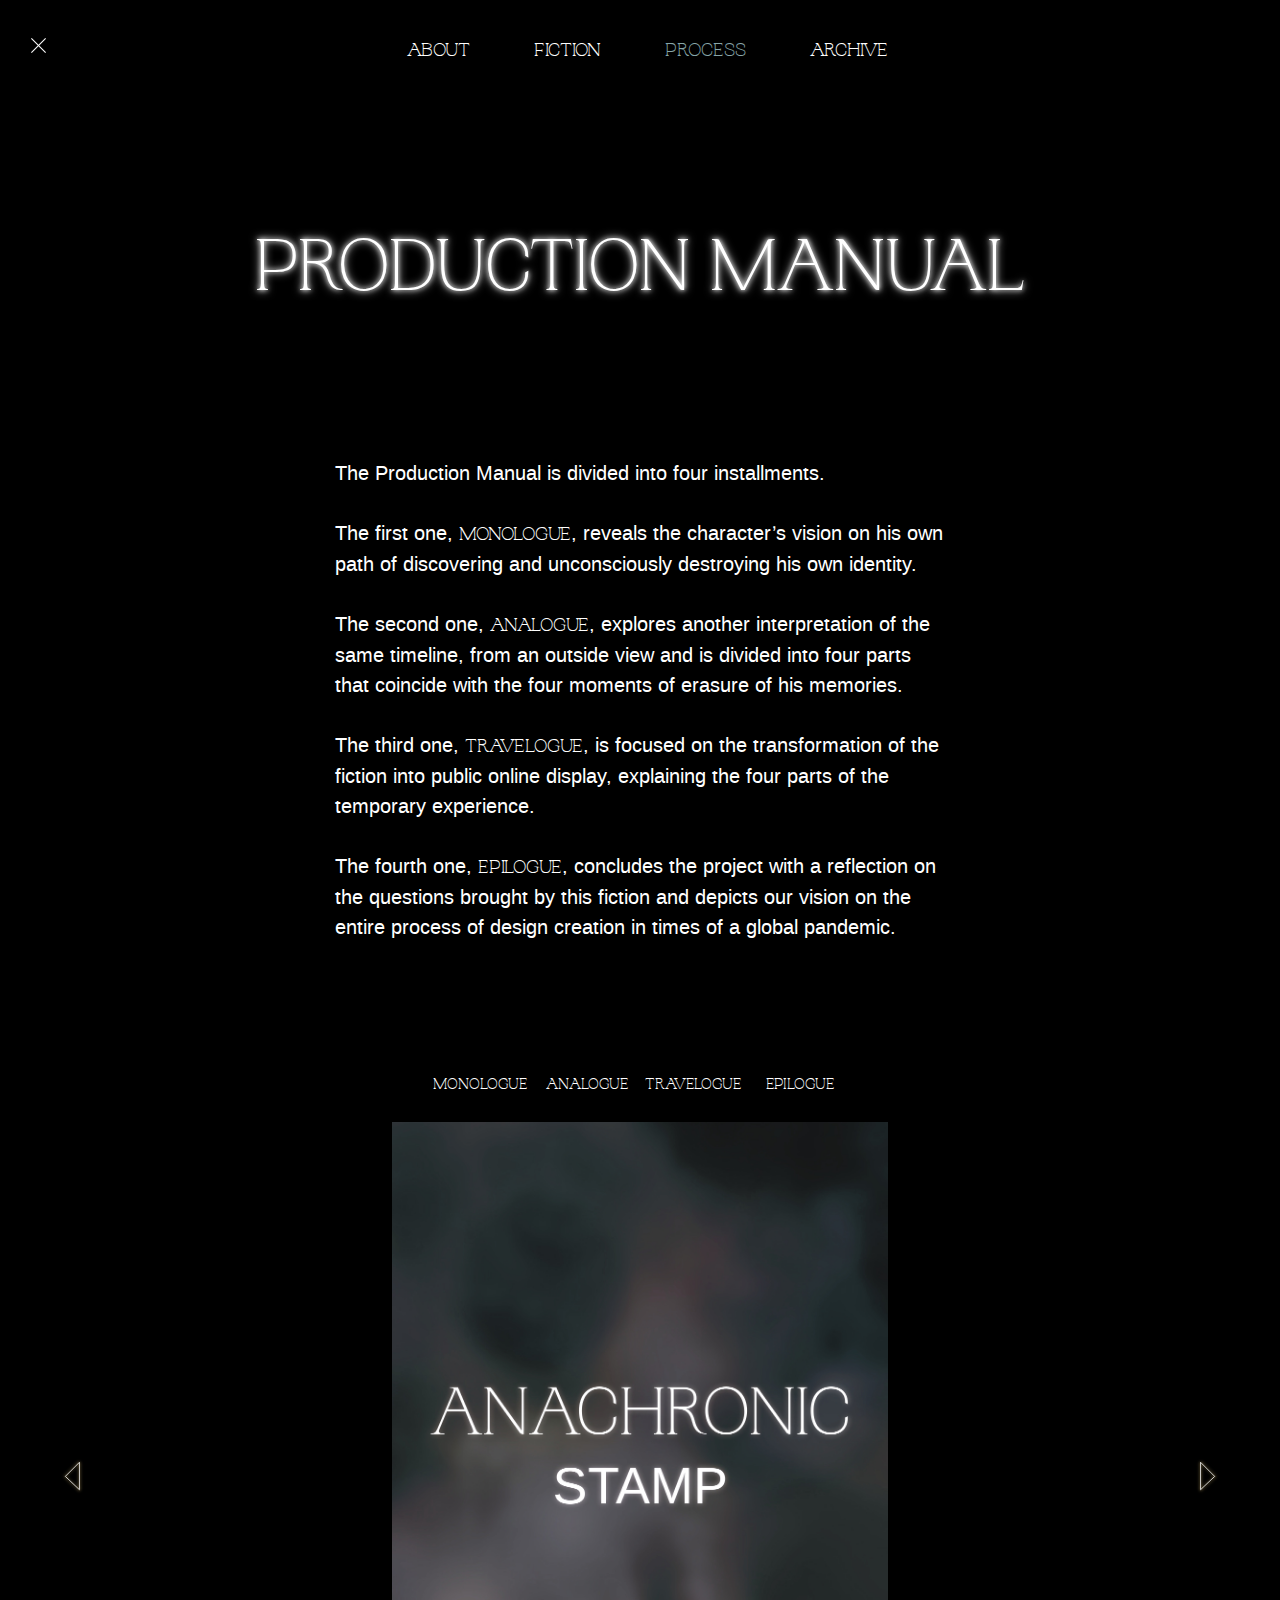
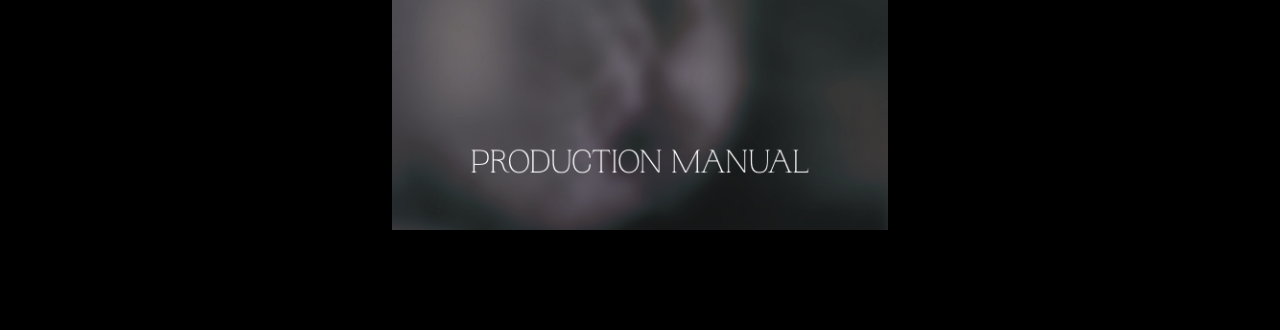
<file: process.html>
<!DOCTYPE html>
<html lang="en">

<head>
	<meta charset="utf-8">
	<meta http-equiv="X-UA-Compatible" content="IE=edge">
	<meta name="viewport" content="width=device-width, initial-scale=1">
	<title>ANACHRONIC stamp</title>
	<link href="css/bootstrap.min.css" rel="stylesheet">
	<link href="css/main.css" rel="stylesheet">
</head>

<body class="backplane">
	<a class="nav-link nav-home float-left" href="index.html">
		<img src="images/Cruz.svg" width="15px" height="15px"></a>
	<ul class="nav nav-marg-b">
		<li class="nav-item"> <a class="nav-link ext-nav-link" href="about.html">ABOUT</a></li>
		<li class="nav-item"> <a class="nav-link ext-nav-link" href="fiction.html">FICTION</a></li>
		<li class="nav-item"> <a class="nav-link ext-nav-link currentLink" href="process.html">PROCESS</a></li>
		<li class="nav-item"> <a class="nav-link ext-nav-link" href="archive.html">ARCHIVE</a></li>
	</ul>
	<div class="container-fluid">
		<div class="row">
			<div class="col-md-12">
				<h1 class="title-glow fontwoodlandul">PRODUCTION MANUAL</h1>
			</div>
		</div>
		<div class="row manual-row first-row text-left">
			<div class="col-md-3"></div>
			<div class="col-md-6 text-body">
				<p class="text-body"> The Production Manual is divided into four installments.
				<p class="bloat-margin">The first one, <span class="fontwoodlandul">MONOLOGUE</span>, reveals the
					character’s vision on his own path of
					discovering and unconsciously destroying his own identity.</p>
				<p class="bloat-margin">The second one, <span class="fontwoodlandul">ANALOGUE</span>, explores
					another interpretation of the same timeline,
					from
					an outside view and is divided into four parts that coincide with the four moments of erasure of
					his
					memories.</p>
				<p class="bloat-margin">The third one, <span class="fontwoodlandul">TRAVELOGUE</span>, is focused on
					the transformation of the fiction into
					public online display, explaining the four parts of the temporary experience.</p>
				<p class="bloat-margin">The fourth one, <span class="fontwoodlandul">EPILOGUE</span>, concludes the
					project with a reflection on the
					questions brought by this fiction and depicts our vision on the entire process of design
					creation in times of a global pandemic.</p>
				</p>
			</div>
			<div class="col-md-3"></div>
		</div>
		<div class="row text-center">
			<div class="col-md-4"></div>
			<div class="col-md-4">
				<div class="row text-center m-bottom">
					<div class="col-md-3 no-padding">
						<p><span class="pointer-effect fontwoodlandul" style="color: white;" data-page="3"
								onclick="goToPage()">MONOLOGUE</span></p>
					</div>
					<div class="col-md-3 no-padding">
						<p> <span class="pointer-effect fontwoodlandul" style="color: white;" data-page="21"
								onclick="goToPage()">ANALOGUE</span></p>
					</div>
					<div class="col-md-3 no-padding">
						<p><span class="pointer-effect fontwoodlandul" style="color: white;" data-page="36"
								onclick="goToPage()">TRAVELOGUE</span></p>
					</div>
					<div class="col-md-3 no-padding">
						<p><span class="pointer-effect fontwoodlandul" style="color: white;" data-page="57"
								onclick="goToPage()">EPILOGUE</span></p>
					</div>
				</div>
			</div>
			<div class="col-md-4"></div>
		</div>
		<div class="row last-row align-items-center h-100">
			<div class="col-md-1 text-center"> <img class="pointer-effect float-right" src="images/Seta esq.svg"
					width="40px" height="40px" onclick=previousImage()></div>
			<div class="col-md-10 text-center"> <img src="images/manual/AnachronicStamp_page-0001.jpg" id="manual"
					class="manual-canvas" width="auto" height="708px"></div>
			<div class="col-md-1 text-center"> <img class="pointer-effect float-left" src="images/Seta dta.svg"
					width="40px" height="40px" onclick=nextImage()></div>
		</div>
	</div>
	<script src="js/jquery.min.js"></script>
	<script src="js/bootstrap.min.js"></script>
	<script src="js/scripts.js"></script>
</body>

</html>
</file>
<file: css/main.css>
@font-face {
	font-family: "pp_woodlandultralight";
	src: url("ppwoodland_ultralight-webfont.woff2") format("woff2"),
		url("ppwoodland_ultralight-webfont.woff") format("woff");
	font-weight: normal;
	font-style: normal;
}

@font-face {
	font-family: "arimoregular";
	src: url("arimo-regular-webfont.woff2") format("woff2"),
		url("arimo-regular-webfont.woff") format("woff");
	font-weight: normal;
	font-style: normal;
}

header {
	position: relative;
	background-color: white;
	height: 75vh;
	min-height: 25rem;
	width: 100%;
	overflow: hidden;
}

header video {
	position: fixed;
	right: 0;
	bottom: 0;
	min-width: 100%;
	min-height: 100%;
	z-index: 0;
}

header .container {
	position: relative;
	z-index: 2;
}

header .overlay {
	position: absolute;
	top: 0;
	left: 0;
	height: 100%;
	width: 100%;
	opacity: 0.5;
	z-index: 1;
}

.nav {
	font-size: 20px;
	position: relative;
	list-style-type: none;
	z-index: 2;
	justify-content: center;
	font-family: pp_woodlandultralight;
	margin-top: 25px;
}

.nav-home {
	margin-left: 15px;
	position: absolute;
	z-index: 3;
}
.nav .ul {
	display: inline-block;
	list-style-type: none;
	text-align: center;
	margin: 0 auto;
}

.nav-item {
	margin-left: 12px;
	margin-right: 12px;
}
.currentLink {
	color: #86a5a8 !important;
}
a:link {
	color: #fff;
}
a:visited {
	color: #fff;
}

a:active {
	color: #86a5a8;
}
.fontwoodlandul {
	font-family: pp_woodlandultralight;
}

.second-phrase {
	font-family: arimoregular;
	font-size: 130px;
	color: #fff;
	text-align: center;
	text-shadow: 0 0 5px #ffffff, 0 0 10px #ffffff;
}

.test-glow {
	font-size: 160px;
	color: #fff;
	text-align: center;
	text-shadow: 0 0 5px #ffffff, 0 0 10px #ffffff;
}

.text-body {
	font-size: 20px;
	color: #fff;
	font-family: arimoregular;
}
#the-canvas {
	border: 1px solid black;
	direction: ltr;
}

.sub-title {
	font-size: 35px;
	color: #ffffff;
	font-family: pp_woodlandultralight;
	margin-top: 60px;
	margin-bottom: 45px;
}

.pointer-effect:hover {
	cursor: pointer;
}

.backplane {
	background-color: black;
}

.title-glow {
	font-size: 77px;
	color: #ffffff;
	text-align: center;
	text-shadow: 0 0 5px #ffffff, 0 0 10px #ffffff;
}

.first-row {
	margin-top: 140px;
}

.video-row {
	margin-top: 100px;
	margin-bottom: 100px;
}

.last-row {
	margin-bottom: 100px;
}

.image-row {
	margin-top: 100px;
	margin-bottom: 100px;
}

.nav-marg-b {
	margin-bottom: 150px;
	margin-left: 15px;
}

.video-section {
	margin-top: 50px;
}

.quote {
	font-style: italic;
	color: #ffffff;
	margin-bottom: 50px;
}

.video-title {
	font-size: 28px;
	color: #ffffff;
	font-family: pp_woodlandultralight;
	margin-bottom: 70px;
}

.bloat-margin {
	margin-top: 30px;
	margin-bottom: 30px;
}

.phase-image {
	max-width: 65%;
	height: auto;
}

.phase-title {
	font-size: 30px;
	color: #ffffff;
	font-family: pp_woodlandultralight;
	margin-bottom: 40px;
}

.phase-date {
	font-size: 20px;
	color: #ffffff;
	font-family: pp_woodlandultralight;
	margin-top: 40px;
}

.phase-item {
	margin-left: 10px;
}

.cls-1:hover {
	fill: gray;
}
.cls-1 {
	fill: white;
}

.active-timeline {
	fill: gray;
}

.active-item {
	color: gray;
}

.phase-row {
	margin-left: 50px;
	margin-right: 50px;
}

video {
	outline: none;
}

.quote-m-top {
	margin-top: 50px;
}

.manual-row {
	margin-bottom: 100px;
}

.m-bottom {
	margin-bottom: 10px;
}

.no-padding {
	padding-left: 0px;
	padding-right: 0px;
	margin-left: 0px;
	margin-right: 0px;
}
</file>
